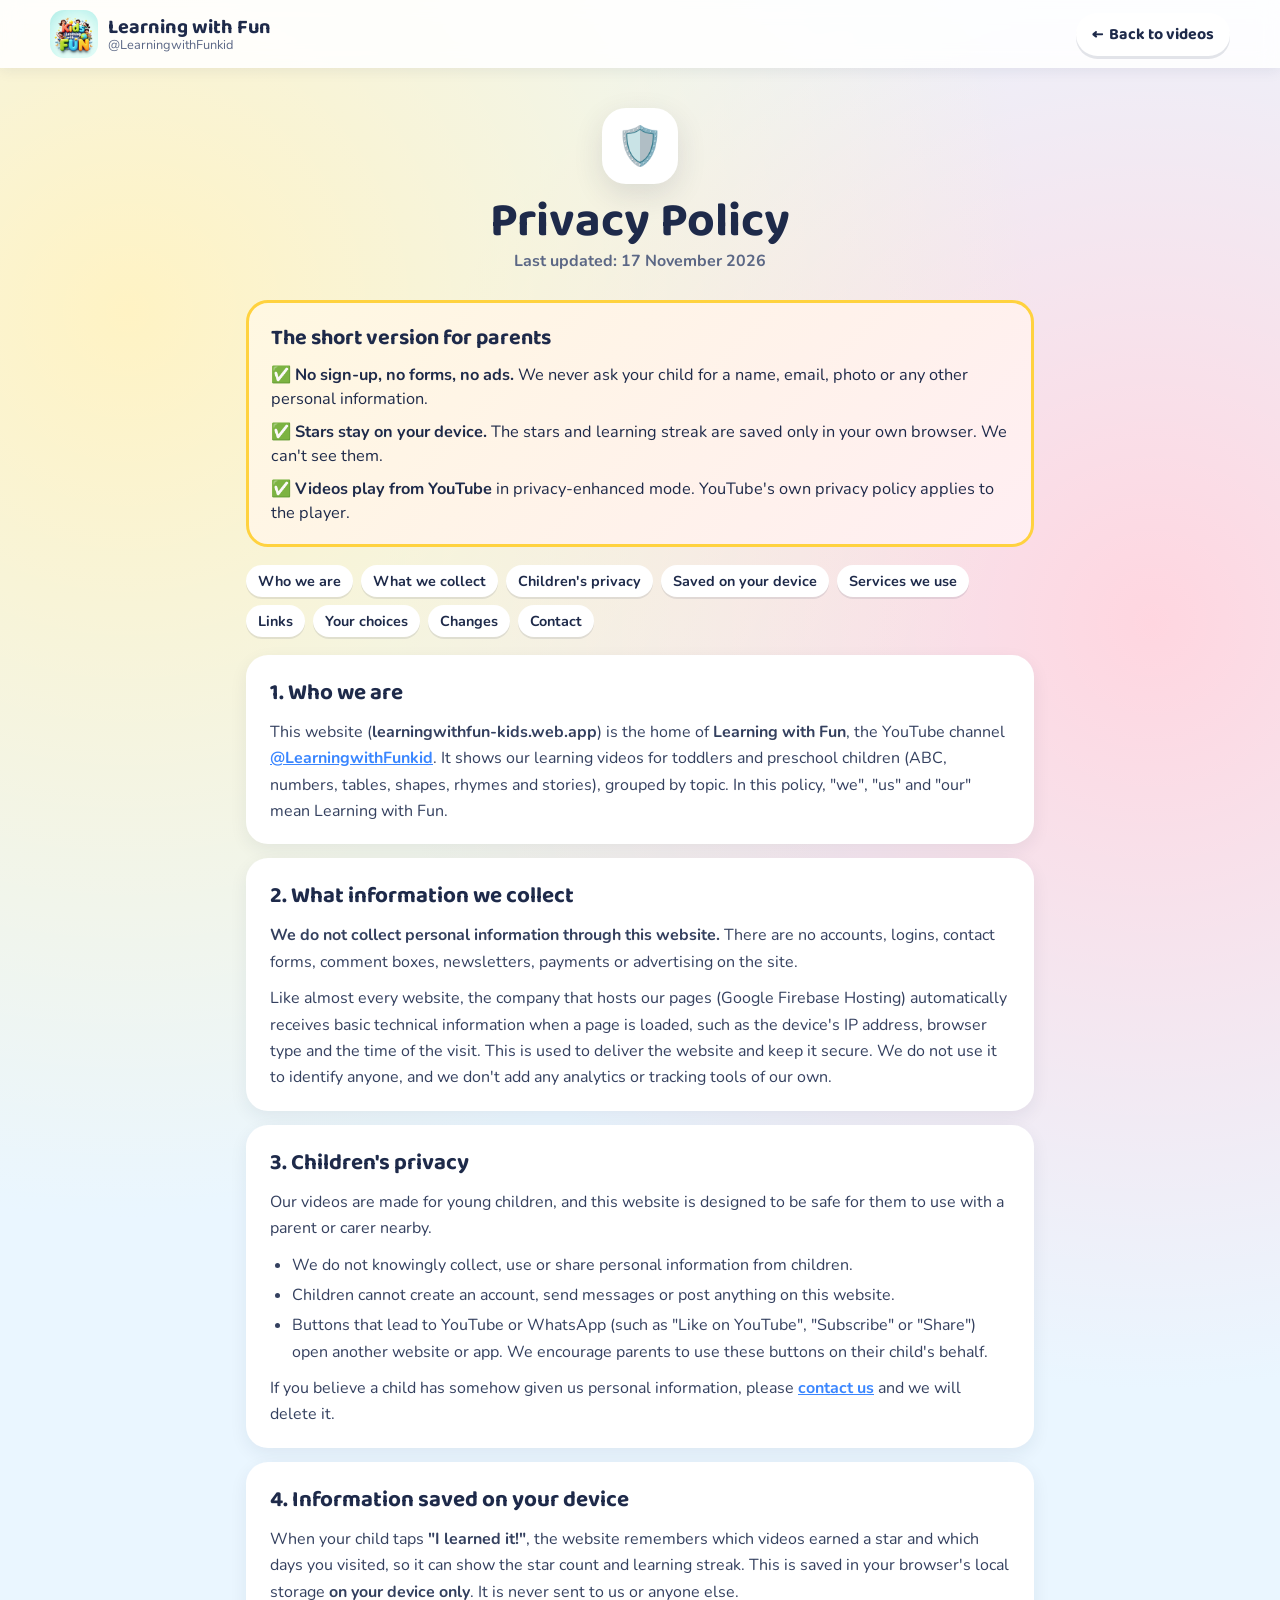
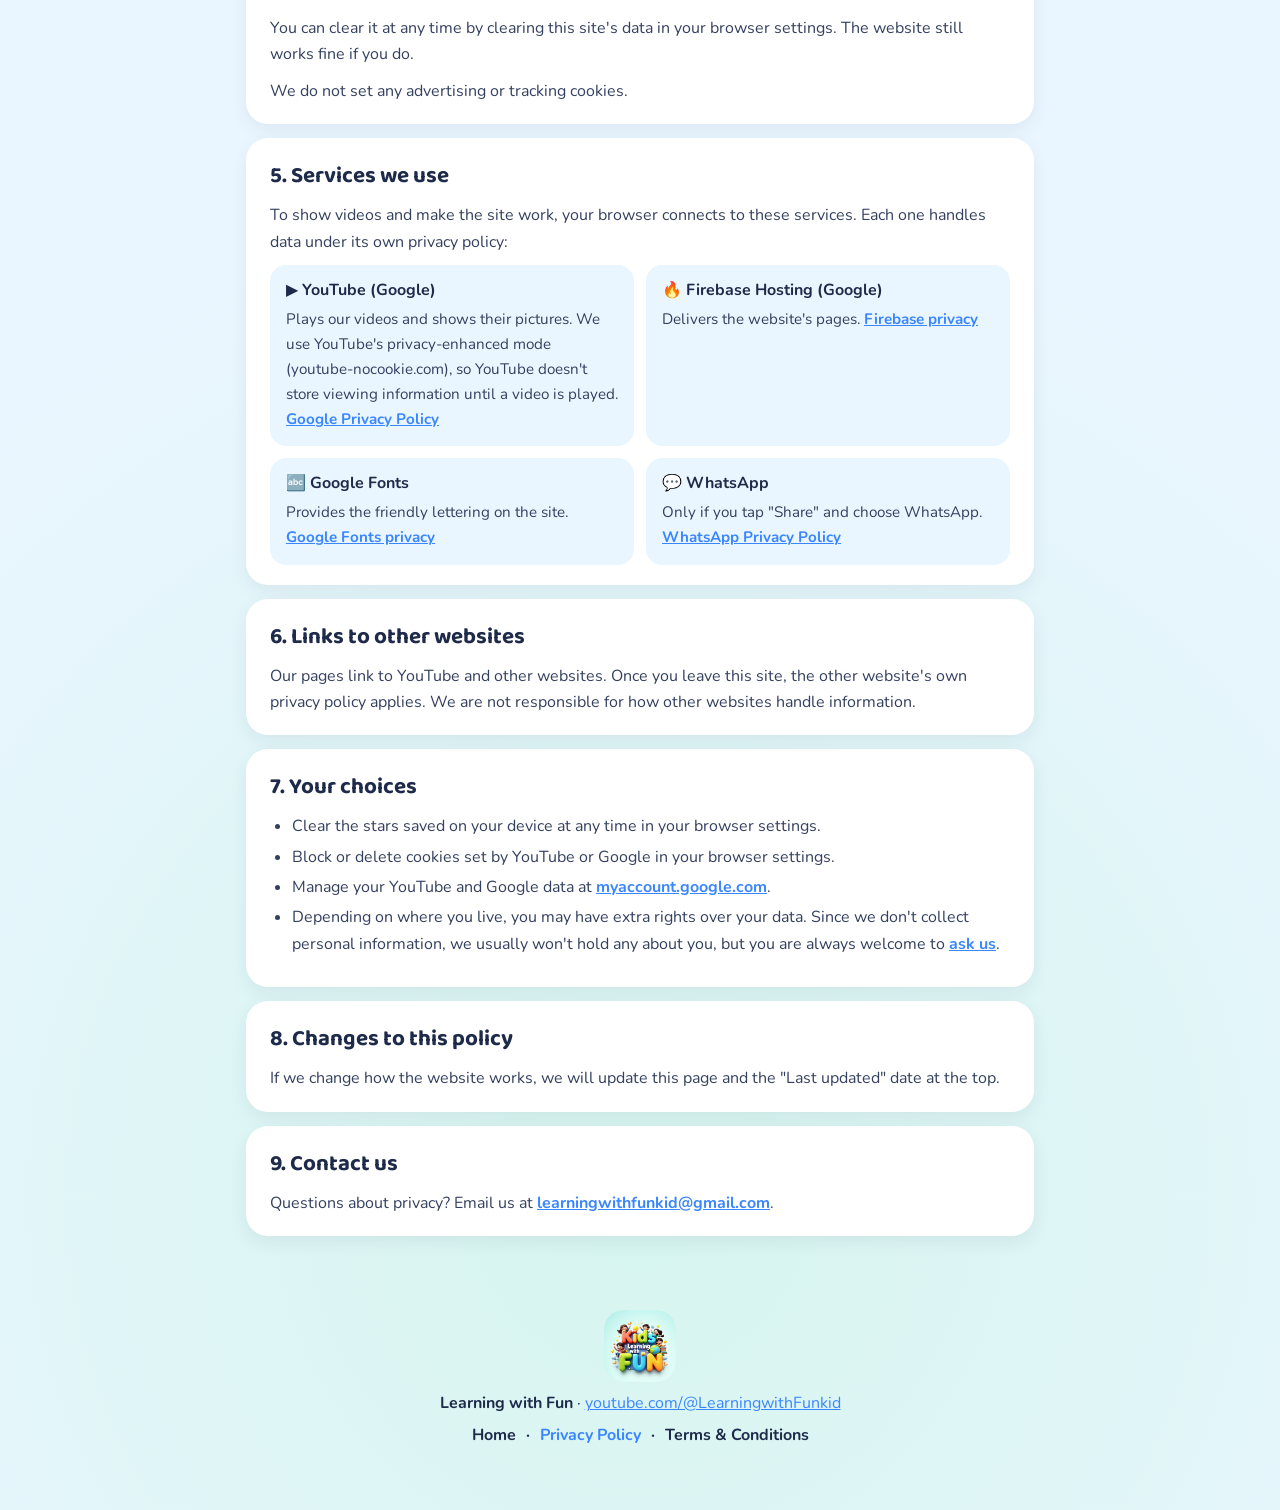
<file: privacy.html>
<!doctype html>
<html lang="en">
<head>
<meta charset="utf-8">
<meta name="viewport" content="width=device-width, initial-scale=1">
<title>Privacy Policy · Learning with Fun</title>
<meta name="description" content="How the Learning with Fun website handles information. No sign-up, no forms, no ads, and no personal information collected from children.">
<link rel="icon" href="assets/logo.jpg?v=2">
<link rel="preconnect" href="https://fonts.googleapis.com">
<link rel="preconnect" href="https://fonts.gstatic.com" crossorigin>
<link href="https://fonts.googleapis.com/css2?family=Baloo+2:wght@500;700;800&family=Nunito:wght@400;600;800&display=swap" rel="stylesheet">
<link rel="stylesheet" href="styles.css?v=12">
</head>
<body class="legal-page">

<header class="topbar">
  <a class="brand" href="index.html">
    <img src="assets/logo.jpg?v=2" alt="Learning with Fun logo">
    <span><b>Learning with Fun</b><small>@LearningwithFunkid</small></span>
  </a>
  <a class="btn btn-ghost back-btn" href="index.html">← <span class="sub-text">Back to videos</span></a>
</header>

<main class="legal">
  <div class="legal-hero">
    <span class="legal-icon">🛡️</span>
    <h1>Privacy Policy</h1>
    <p class="legal-date">Last updated: 17 November 2026</p>
  </div>

  <div class="legal-summary">
    <h2>The short version for parents</h2>
    <ul>
      <li>✅ <b>No sign-up, no forms, no ads.</b> We never ask your child for a name, email, photo or any other personal information.</li>
      <li>✅ <b>Stars stay on your device.</b> The stars and learning streak are saved only in your own browser. We can't see them.</li>
      <li>✅ <b>Videos play from YouTube</b> in privacy-enhanced mode. YouTube's own privacy policy applies to the player.</li>
    </ul>
  </div>

  <nav class="legal-toc" aria-label="On this page">
    <a href="#who">Who we are</a>
    <a href="#collect">What we collect</a>
    <a href="#children">Children's privacy</a>
    <a href="#device">Saved on your device</a>
    <a href="#others">Services we use</a>
    <a href="#links">Links</a>
    <a href="#rights">Your choices</a>
    <a href="#changes">Changes</a>
    <a href="#contact">Contact</a>
  </nav>

  <section id="who">
    <h2>1. Who we are</h2>
    <p>This website (<b>learningwithfun-kids.web.app</b>) is the home of <b>Learning with Fun</b>, the YouTube channel
      <a href="https://www.youtube.com/@LearningwithFunkid" target="_blank" rel="noopener">@LearningwithFunkid</a>. It shows our
      learning videos for toddlers and preschool children (ABC, numbers, tables, shapes, rhymes and stories), grouped by topic.
      In this policy, "we", "us" and "our" mean Learning with Fun.</p>
  </section>

  <section id="collect">
    <h2>2. What information we collect</h2>
    <p><b>We do not collect personal information through this website.</b> There are no accounts, logins, contact forms,
      comment boxes, newsletters, payments or advertising on the site.</p>
    <p>Like almost every website, the company that hosts our pages (Google Firebase Hosting) automatically receives basic
      technical information when a page is loaded, such as the device's IP address, browser type and the time of the visit.
      This is used to deliver the website and keep it secure. We do not use it to identify anyone, and we don't add any
      analytics or tracking tools of our own.</p>
  </section>

  <section id="children">
    <h2>3. Children's privacy</h2>
    <p>Our videos are made for young children, and this website is designed to be safe for them to use with a parent or
      carer nearby.</p>
    <ul>
      <li>We do not knowingly collect, use or share personal information from children.</li>
      <li>Children cannot create an account, send messages or post anything on this website.</li>
      <li>Buttons that lead to YouTube or WhatsApp (such as "Like on YouTube", "Subscribe" or "Share") open another website
        or app. We encourage parents to use these buttons on their child's behalf.</li>
    </ul>
    <p>If you believe a child has somehow given us personal information, please <a href="#contact">contact us</a> and we will
      delete it.</p>
  </section>

  <section id="device">
    <h2>4. Information saved on your device</h2>
    <p>When your child taps <b>"I learned it!"</b>, the website remembers which videos earned a star and which days you
      visited, so it can show the star count and learning streak. This is saved in your browser's local storage
      <b>on your device only</b>. It is never sent to us or anyone else.</p>
    <p>You can clear it at any time by clearing this site's data in your browser settings. The website still works fine if
      you do.</p>
    <p>We do not set any advertising or tracking cookies.</p>
  </section>

  <section id="others">
    <h2>5. Services we use</h2>
    <p>To show videos and make the site work, your browser connects to these services. Each one handles data under its own
      privacy policy:</p>
    <div class="legal-cards">
      <div><b>▶️ YouTube (Google)</b><p>Plays our videos and shows their pictures. We use YouTube's privacy-enhanced mode
        (youtube-nocookie.com), so YouTube doesn't store viewing information until a video is played.
        <a href="https://policies.google.com/privacy" target="_blank" rel="noopener">Google Privacy Policy</a></p></div>
      <div><b>🔥 Firebase Hosting (Google)</b><p>Delivers the website's pages.
        <a href="https://firebase.google.com/support/privacy" target="_blank" rel="noopener">Firebase privacy</a></p></div>
      <div><b>🔤 Google Fonts</b><p>Provides the friendly lettering on the site.
        <a href="https://developers.google.com/fonts/faq/privacy" target="_blank" rel="noopener">Google Fonts privacy</a></p></div>
      <div><b>💬 WhatsApp</b><p>Only if you tap "Share" and choose WhatsApp.
        <a href="https://www.whatsapp.com/legal/privacy-policy" target="_blank" rel="noopener">WhatsApp Privacy Policy</a></p></div>
    </div>
  </section>

  <section id="links">
    <h2>6. Links to other websites</h2>
    <p>Our pages link to YouTube and other websites. Once you leave this site, the other website's own privacy policy
      applies. We are not responsible for how other websites handle information.</p>
  </section>

  <section id="rights">
    <h2>7. Your choices</h2>
    <ul>
      <li>Clear the stars saved on your device at any time in your browser settings.</li>
      <li>Block or delete cookies set by YouTube or Google in your browser settings.</li>
      <li>Manage your YouTube and Google data at <a href="https://myaccount.google.com" target="_blank" rel="noopener">myaccount.google.com</a>.</li>
      <li>Depending on where you live, you may have extra rights over your data. Since we don't collect personal information,
        we usually won't hold any about you, but you are always welcome to <a href="#contact">ask us</a>.</li>
    </ul>
  </section>

  <section id="changes">
    <h2>8. Changes to this policy</h2>
    <p>If we change how the website works, we will update this page and the "Last updated" date at the top.</p>
  </section>

  <section id="contact">
    <h2>9. Contact us</h2>
    <p>Questions about privacy? Email us at
      <a href="mailto:learningwithfunkid@gmail.com">learningwithfunkid@gmail.com</a>.</p>
  </section>
</main>

<footer class="footer">
  <img src="assets/logo.jpg?v=2" alt="">
  <p><b>Learning with Fun</b> · <a href="https://www.youtube.com/@LearningwithFunkid" target="_blank" rel="noopener">youtube.com/@LearningwithFunkid</a></p>
  <p class="footer-links"><a href="index.html">Home</a> · <a href="privacy.html" aria-current="page">Privacy Policy</a> · <a href="terms.html">Terms &amp; Conditions</a></p>
</footer>
</body>
</html>
</file>
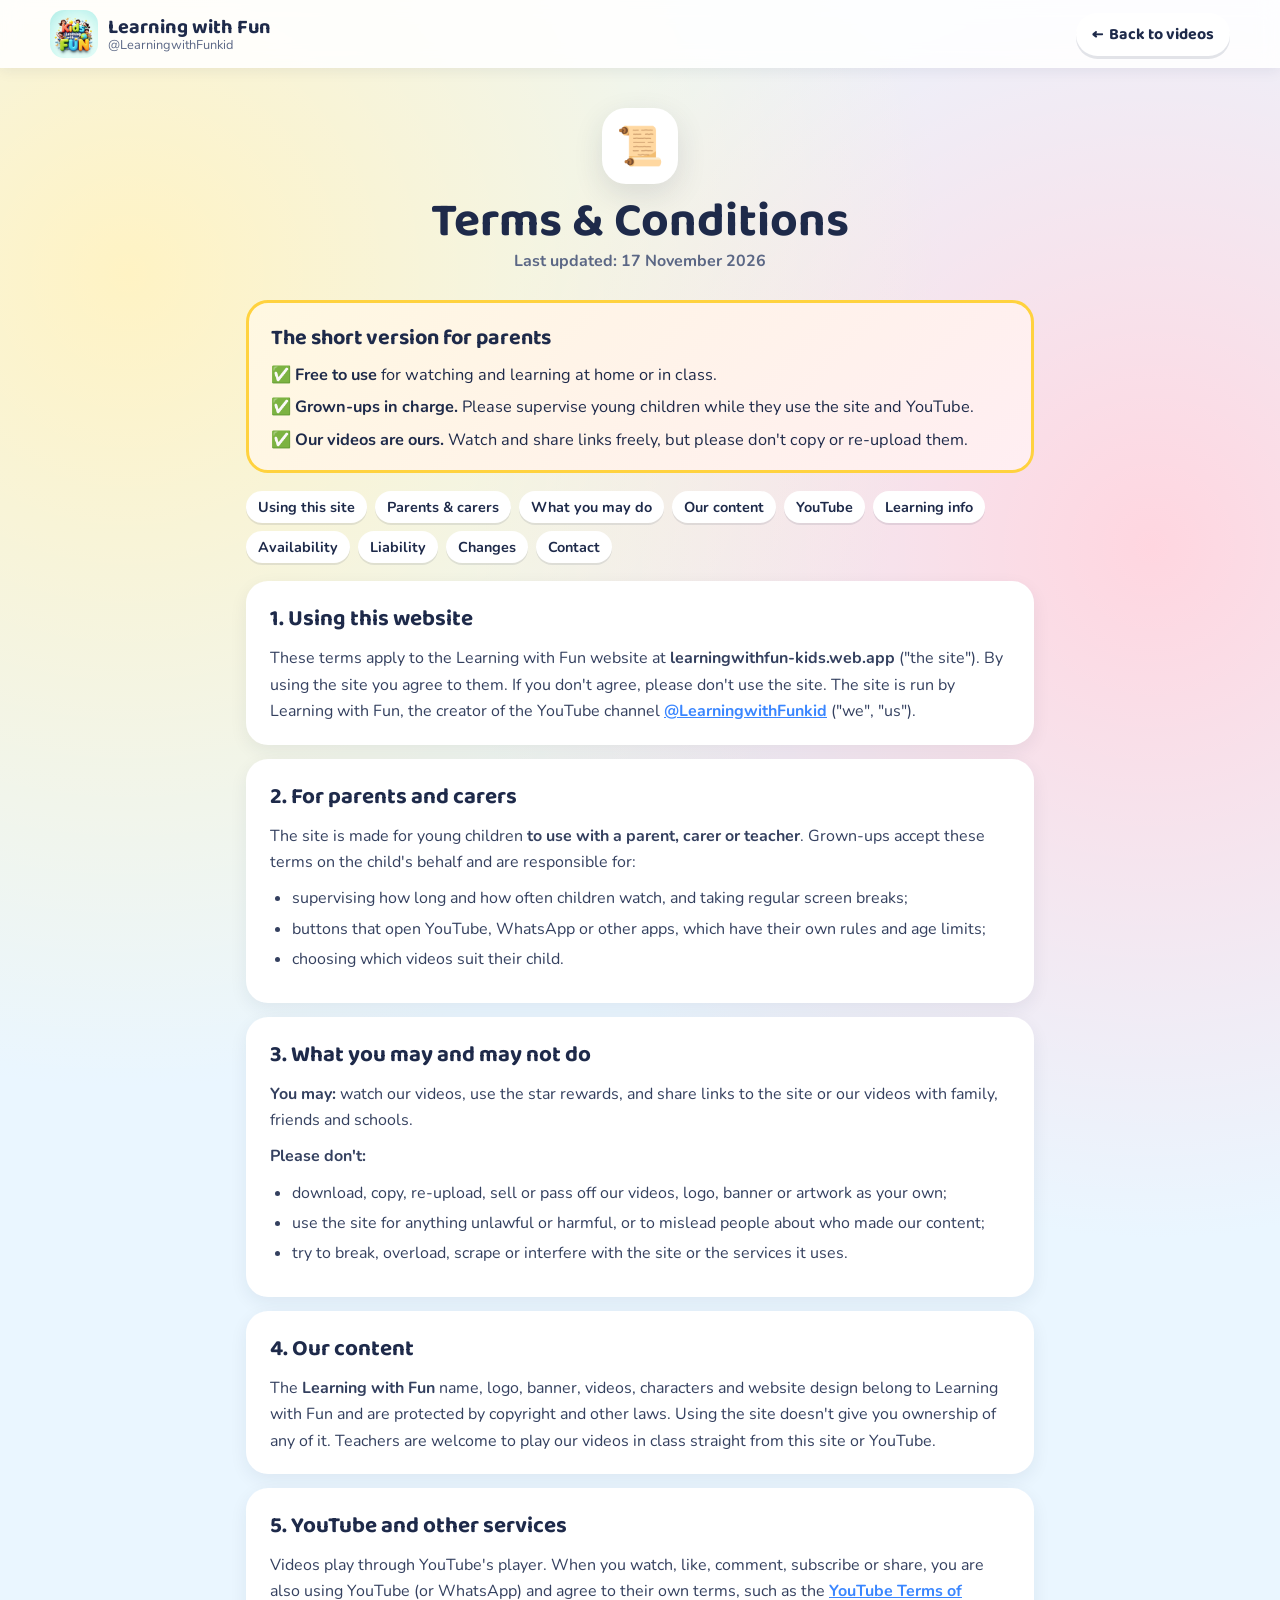
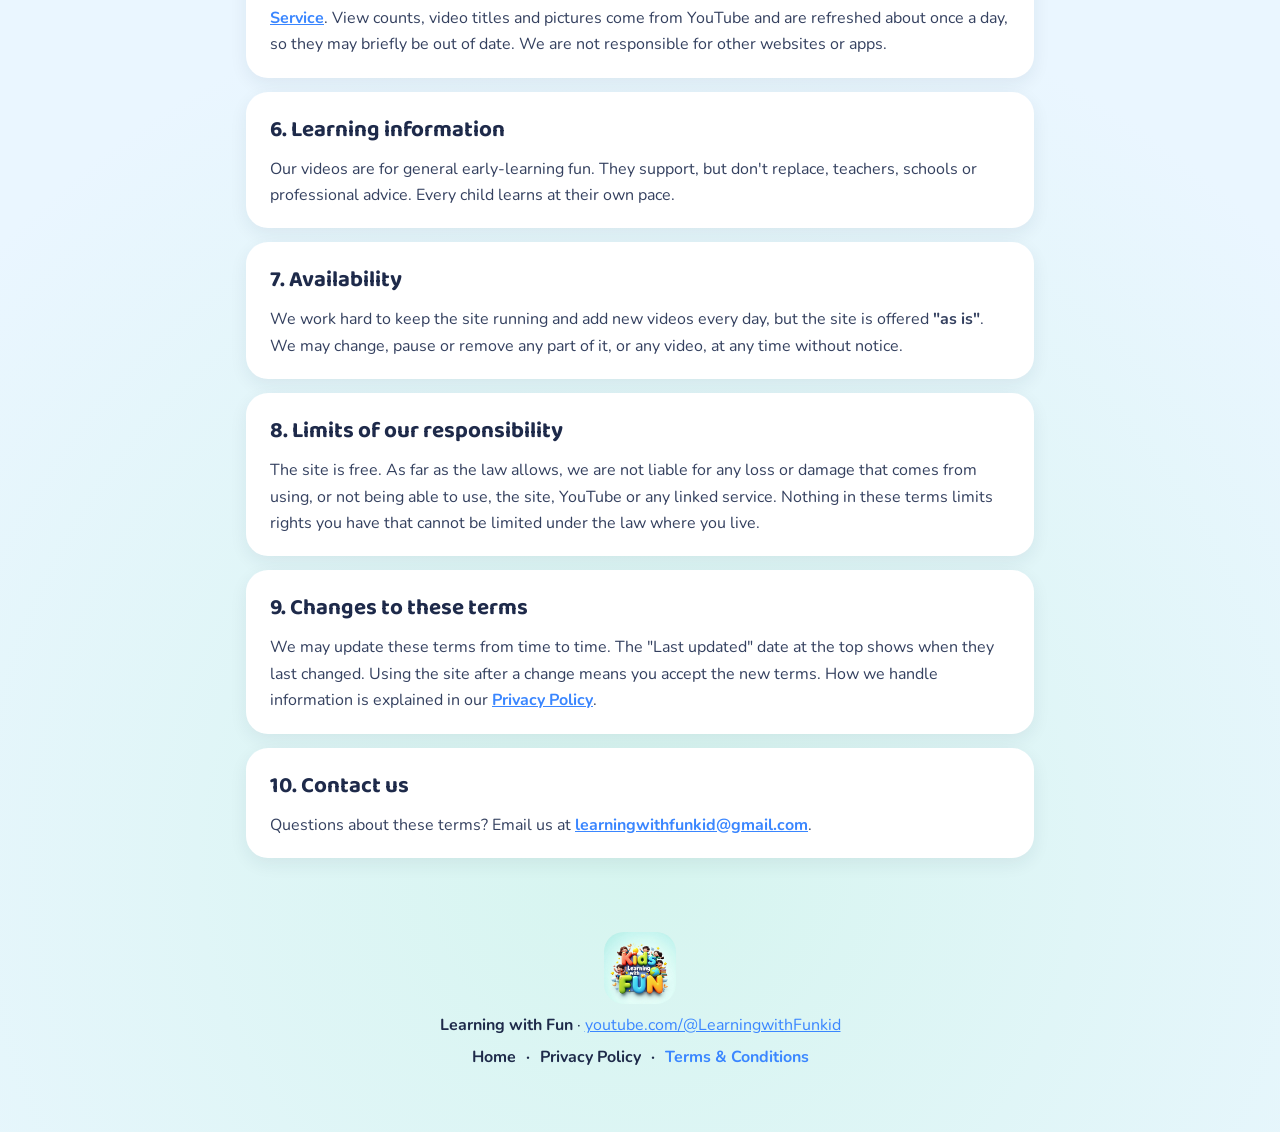
<file: terms.html>
<!doctype html>
<html lang="en">
<head>
<meta charset="utf-8">
<meta name="viewport" content="width=device-width, initial-scale=1">
<title>Terms &amp; Conditions · Learning with Fun</title>
<meta name="description" content="The simple rules for using the Learning with Fun kids learning website.">
<link rel="icon" href="assets/logo.jpg?v=2">
<link rel="preconnect" href="https://fonts.googleapis.com">
<link rel="preconnect" href="https://fonts.gstatic.com" crossorigin>
<link href="https://fonts.googleapis.com/css2?family=Baloo+2:wght@500;700;800&family=Nunito:wght@400;600;800&display=swap" rel="stylesheet">
<link rel="stylesheet" href="styles.css?v=12">
</head>
<body class="legal-page">

<header class="topbar">
  <a class="brand" href="index.html">
    <img src="assets/logo.jpg?v=2" alt="Learning with Fun logo">
    <span><b>Learning with Fun</b><small>@LearningwithFunkid</small></span>
  </a>
  <a class="btn btn-ghost back-btn" href="index.html">← <span class="sub-text">Back to videos</span></a>
</header>

<main class="legal">
  <div class="legal-hero">
    <span class="legal-icon">📜</span>
    <h1>Terms &amp; Conditions</h1>
    <p class="legal-date">Last updated: 17 November 2026</p>
  </div>

  <div class="legal-summary">
    <h2>The short version for parents</h2>
    <ul>
      <li>✅ <b>Free to use</b> for watching and learning at home or in class.</li>
      <li>✅ <b>Grown-ups in charge.</b> Please supervise young children while they use the site and YouTube.</li>
      <li>✅ <b>Our videos are ours.</b> Watch and share links freely, but please don't copy or re-upload them.</li>
    </ul>
  </div>

  <nav class="legal-toc" aria-label="On this page">
    <a href="#accept">Using this site</a>
    <a href="#parents">Parents &amp; carers</a>
    <a href="#use">What you may do</a>
    <a href="#content">Our content</a>
    <a href="#youtube">YouTube</a>
    <a href="#education">Learning info</a>
    <a href="#availability">Availability</a>
    <a href="#liability">Liability</a>
    <a href="#changes">Changes</a>
    <a href="#contact">Contact</a>
  </nav>

  <section id="accept">
    <h2>1. Using this website</h2>
    <p>These terms apply to the Learning with Fun website at <b>learningwithfun-kids.web.app</b> ("the site"). By using the
      site you agree to them. If you don't agree, please don't use the site. The site is run by Learning with Fun, the
      creator of the YouTube channel
      <a href="https://www.youtube.com/@LearningwithFunkid" target="_blank" rel="noopener">@LearningwithFunkid</a>
      ("we", "us").</p>
  </section>

  <section id="parents">
    <h2>2. For parents and carers</h2>
    <p>The site is made for young children <b>to use with a parent, carer or teacher</b>. Grown-ups accept these terms on
      the child's behalf and are responsible for:</p>
    <ul>
      <li>supervising how long and how often children watch, and taking regular screen breaks;</li>
      <li>buttons that open YouTube, WhatsApp or other apps, which have their own rules and age limits;</li>
      <li>choosing which videos suit their child.</li>
    </ul>
  </section>

  <section id="use">
    <h2>3. What you may and may not do</h2>
    <p><b>You may:</b> watch our videos, use the star rewards, and share links to the site or our videos with family,
      friends and schools.</p>
    <p><b>Please don't:</b></p>
    <ul>
      <li>download, copy, re-upload, sell or pass off our videos, logo, banner or artwork as your own;</li>
      <li>use the site for anything unlawful or harmful, or to mislead people about who made our content;</li>
      <li>try to break, overload, scrape or interfere with the site or the services it uses.</li>
    </ul>
  </section>

  <section id="content">
    <h2>4. Our content</h2>
    <p>The <b>Learning with Fun</b> name, logo, banner, videos, characters and website design belong to Learning with Fun
      and are protected by copyright and other laws. Using the site doesn't give you ownership of any of it. Teachers are
      welcome to play our videos in class straight from this site or YouTube.</p>
  </section>

  <section id="youtube">
    <h2>5. YouTube and other services</h2>
    <p>Videos play through YouTube's player. When you watch, like, comment, subscribe or share, you are also using YouTube
      (or WhatsApp) and agree to their own terms, such as the
      <a href="https://www.youtube.com/t/terms" target="_blank" rel="noopener">YouTube Terms of Service</a>.
      View counts, video titles and pictures come from YouTube and are refreshed about once a day, so they may briefly be
      out of date. We are not responsible for other websites or apps.</p>
  </section>

  <section id="education">
    <h2>6. Learning information</h2>
    <p>Our videos are for general early-learning fun. They support, but don't replace, teachers, schools or professional
      advice. Every child learns at their own pace.</p>
  </section>

  <section id="availability">
    <h2>7. Availability</h2>
    <p>We work hard to keep the site running and add new videos every day, but the site is offered <b>"as is"</b>. We may
      change, pause or remove any part of it, or any video, at any time without notice.</p>
  </section>

  <section id="liability">
    <h2>8. Limits of our responsibility</h2>
    <p>The site is free. As far as the law allows, we are not liable for any loss or damage that comes from using, or
      not being able to use, the site, YouTube or any linked service. Nothing in these terms limits rights you have that
      cannot be limited under the law where you live.</p>
  </section>

  <section id="changes">
    <h2>9. Changes to these terms</h2>
    <p>We may update these terms from time to time. The "Last updated" date at the top shows when they last changed.
      Using the site after a change means you accept the new terms. How we handle information is explained in our
      <a href="privacy.html">Privacy Policy</a>.</p>
  </section>

  <section id="contact">
    <h2>10. Contact us</h2>
    <p>Questions about these terms? Email us at
      <a href="mailto:learningwithfunkid@gmail.com">learningwithfunkid@gmail.com</a>.</p>
  </section>
</main>

<footer class="footer">
  <img src="assets/logo.jpg?v=2" alt="">
  <p><b>Learning with Fun</b> · <a href="https://www.youtube.com/@LearningwithFunkid" target="_blank" rel="noopener">youtube.com/@LearningwithFunkid</a></p>
  <p class="footer-links"><a href="index.html">Home</a> · <a href="privacy.html">Privacy Policy</a> · <a href="terms.html" aria-current="page">Terms &amp; Conditions</a></p>
</footer>
</body>
</html>
</file>
<file: styles.css>
:root {
  --sky: #eaf6ff;
  --ink: #1e2a4a;
  --muted: #5b6785;
  --card: #ffffff;
  --red: #ff4d6d;
  --orange: #ff9f1c;
  --yellow: #ffd23f;
  --green: #2ec4b6;
  --blue: #3a86ff;
  --purple: #8338ec;
  --shadow: 0 10px 30px rgba(30, 42, 74, .12);
  --radius: 22px;
}
* { box-sizing: border-box; }
html { scroll-behavior: smooth; }
body {
  margin: 0;
  font-family: 'Nunito', system-ui, sans-serif;
  color: var(--ink);
  background:
    radial-gradient(circle at 10% 10%, #fff3c4 0, transparent 30%),
    radial-gradient(circle at 90% 20%, #ffd6e0 0, transparent 28%),
    radial-gradient(circle at 50% 90%, #d6f5ef 0, transparent 35%),
    var(--sky);
  min-height: 100vh;
}
h1, h2, h3, .brand b, .btn { font-family: 'Baloo 2', 'Nunito', sans-serif; }
a { color: var(--blue); }
img { max-width: 100%; display: block; }

/* Top bar */
.topbar {
  position: sticky; top: 0; z-index: 20;
  display: flex; align-items: center; gap: 16px;
  padding: 10px max(16px, calc((100% - 1180px) / 2));
  background: rgba(255, 255, 255, .88);
  backdrop-filter: blur(10px);
  box-shadow: 0 2px 14px rgba(30, 42, 74, .08);
}
.brand { display: flex; align-items: center; gap: 10px; text-decoration: none; color: var(--ink); }
.brand img { width: 48px; height: 48px; border-radius: 14px; object-fit: cover; }
.brand span { display: flex; flex-direction: column; line-height: 1.1; }
.brand b { font-size: 1.25rem; }
.brand small { color: var(--muted); font-size: .8rem; }
.nav { display: flex; gap: 6px; margin-left: auto; }
.nav a { text-decoration: none; color: var(--ink); font-weight: 800; padding: 8px 12px; border-radius: 999px; }
.nav a:hover { background: var(--sky); }

.btn {
  display: inline-flex; align-items: center; justify-content: center; gap: 6px;
  border: 0; cursor: pointer; text-decoration: none;
  font-size: 1.05rem; font-weight: 700;
  padding: 10px 18px; border-radius: 999px;
  color: #fff; background: var(--blue);
  box-shadow: 0 4px 0 rgba(0, 0, 0, .15);
  transition: transform .15s;
}
.btn:hover { transform: translateY(-2px); }
.btn:active { transform: translateY(1px); box-shadow: none; }
.btn-sub { background: #ff0033; white-space: nowrap; }
.btn-big { background: linear-gradient(135deg, var(--orange), var(--red)); font-size: 1.2rem; padding: 14px 24px; }
.btn-ghost { background: #fff; color: var(--ink); }
.btn-star { background: linear-gradient(135deg, var(--yellow), var(--orange)); color: var(--ink); }

main { max-width: 1180px; margin: 0 auto; padding: 0 16px; }

/* Hero */
.hero { display: grid; grid-template-columns: 1.2fr 1fr; gap: 32px; align-items: center; padding: 48px 0 24px; }
.pill { display: inline-block; background: #fff; padding: 6px 14px; border-radius: 999px; font-weight: 800; box-shadow: var(--shadow); margin: 0; }
h1 { font-size: clamp(2.3rem, 6vw, 4rem); line-height: 1; margin: 16px 0 12px; }
.rainbow {
  background: linear-gradient(90deg, var(--red), var(--orange), var(--yellow), var(--green), var(--blue), var(--purple));
  -webkit-background-clip: text; background-clip: text; color: transparent;
}
.lead { font-size: 1.15rem; color: var(--muted); max-width: 34em; }
.hero-cta { display: flex; flex-wrap: wrap; gap: 12px; margin: 20px 0; }
.stars-box {
  display: inline-flex; align-items: center; gap: 14px;
  background: #fff; padding: 12px 18px; border-radius: var(--radius); box-shadow: var(--shadow); font-weight: 700;
}
.stars-box small { color: var(--muted); font-weight: 600; }
.stars-count {
  font-family: 'Baloo 2'; font-size: 2rem; font-weight: 800; min-width: 56px; height: 56px;
  display: grid; place-items: center; border-radius: 50%;
  background: radial-gradient(circle, var(--yellow), var(--orange)); color: #fff; text-shadow: 0 2px 0 rgba(0,0,0,.15);
}
.stars-box.pop .stars-count { animation: pop .6s; }
@keyframes pop { 50% { transform: scale(1.35) rotate(-10deg); } }

.hero-art { position: relative; }
.hero-art img { display: block; width: 100%; height: auto; aspect-ratio: 1472 / 832; object-fit: contain; border-radius: 28px; box-shadow: var(--shadow); background: #fff; animation: bob 5s ease-in-out infinite; }
.float {
  position: absolute; font-family: 'Baloo 2'; font-weight: 800; font-size: 2.2rem;
  width: 64px; height: 64px; display: grid; place-items: center; border-radius: 18px; color: #fff;
  box-shadow: var(--shadow); animation: bob 4s ease-in-out infinite;
}
.f1 { background: var(--red); top: -14px; left: -14px; }
.f2 { background: var(--blue); top: -14px; right: -14px; animation-delay: -1s; }
.f3 { background: var(--yellow); bottom: -14px; left: -14px; animation-delay: -2s; }
.f4 { display: none; }
.f5 { background: var(--purple); bottom: -14px; right: -14px; animation-delay: -1.5s; }
@keyframes bob { 50% { transform: translateY(-10px); } }

/* Sections */
.section { padding: 36px 0; }
.section-head h2 { font-size: clamp(1.7rem, 4vw, 2.4rem); margin: 0; }
.section-head p { color: var(--muted); margin: 4px 0 20px; font-size: 1.05rem; }

.today {
  display: grid; grid-template-columns: 1.6fr 1fr; gap: 24px;
  background: #fff; border-radius: var(--radius); box-shadow: var(--shadow); padding: 18px;
}
.today .player { border-radius: 16px; overflow: hidden; }
.today-info { display: flex; flex-direction: column; gap: 12px; justify-content: center; }
.today-info h3 { font-size: 1.5rem; margin: 0; line-height: 1.2; }
.badge { display: inline-block; font-weight: 800; font-size: .85rem; padding: 4px 10px; border-radius: 999px; background: var(--sky); color: var(--ink); }
.badge.new { background: var(--red); color: #fff; animation: pulse 1.6s infinite; }
@keyframes pulse { 50% { box-shadow: 0 0 0 8px rgba(255, 77, 109, .2); } }
.ask {
  background: #fff8e1; border-left: 6px solid var(--yellow); padding: 12px 14px; border-radius: 12px; font-weight: 700;
}
.today-actions { display: flex; flex-wrap: wrap; gap: 10px; }

.player { position: relative; aspect-ratio: 16 / 9; background: #000; }
.player iframe { position: absolute; inset: 0; width: 100%; height: 100%; border: 0; }

/* Shorts row */
.loved { position: relative; }
.shorts-row { display: grid; grid-auto-flow: column; grid-auto-columns: 200px; gap: 18px; overflow-x: auto; padding: 6px 4px 18px; scroll-snap-type: x mandatory; }
.short {
  scroll-snap-align: start; position: relative; background: #fff; border: 0; padding: 0; cursor: pointer; text-align: left;
  border-radius: var(--radius); overflow: hidden; box-shadow: var(--shadow); transition: transform .2s; font: inherit; color: inherit;
}
.short:hover { transform: translateY(-6px) rotate(-1deg); }
.short img { width: 100%; aspect-ratio: 9 / 16; object-fit: cover; }
.short .rank {
  position: absolute; top: 10px; left: 10px; background: var(--yellow); color: var(--ink);
  font-family: 'Baloo 2'; font-weight: 800; padding: 2px 10px; border-radius: 999px;
}
.short .views {
  position: absolute; top: 10px; right: 10px; background: rgba(0,0,0,.65); color: #fff;
  font-weight: 800; font-size: .8rem; padding: 3px 9px; border-radius: 999px;
}
.short .cap { padding: 10px 12px 14px; font-weight: 800; font-size: .92rem; line-height: 1.25; }
.short .cap small { display: block; color: var(--red); font-weight: 800; margin-top: 4px; }

/* Tabs + grid */
.tabs { display: flex; flex-wrap: wrap; gap: 10px; margin-bottom: 22px; }
.tab {
  border: 0; cursor: pointer; font: 800 1rem 'Nunito'; padding: 10px 16px; border-radius: 999px;
  background: #fff; color: var(--ink); box-shadow: 0 3px 0 rgba(30,42,74,.12);
}
.tab[aria-selected="true"] { background: var(--ink); color: #fff; }
.tab .n { opacity: .6; margin-left: 4px; }
.grid { display: grid; grid-template-columns: repeat(auto-fill, minmax(260px, 1fr)); gap: 20px; }
.card {
  background: #fff; border: 0; padding: 0; text-align: left; cursor: pointer; font: inherit; color: inherit;
  border-radius: var(--radius); overflow: hidden; box-shadow: var(--shadow); transition: transform .2s;
}
.card:hover { transform: translateY(-5px); }
.thumb { position: relative; }
.thumb img { width: 100%; aspect-ratio: 16 / 9; object-fit: cover; }
.thumb .dur { position: absolute; right: 8px; bottom: 8px; background: rgba(0,0,0,.75); color: #fff; font-weight: 800; font-size: .8rem; padding: 2px 8px; border-radius: 8px; }
.thumb .done { position: absolute; left: 8px; top: 8px; background: var(--yellow); padding: 2px 10px; border-radius: 999px; font-weight: 800; font-size: .8rem; }
.card .body { padding: 12px 14px 16px; }
.card h3 { font-size: 1.05rem; margin: 6px 0 4px; line-height: 1.25; }
.card .meta { color: var(--muted); font-size: .88rem; font-weight: 600; }
.empty {
  grid-column: 1 / -1; background: #fff; border-radius: var(--radius); padding: 36px 20px; text-align: center; box-shadow: var(--shadow);
}
.empty .big { font-size: 3rem; }
.empty p { color: var(--muted); }

/* Parents */
.tips { display: grid; grid-template-columns: repeat(4, 1fr); gap: 16px; }
.tip { background: #fff; border-radius: var(--radius); padding: 18px; box-shadow: var(--shadow); }
.tip span { font-size: 2rem; }
.tip h3 { margin: 6px 0 4px; }
.tip p { margin: 0; color: var(--muted); }
.engage {
  margin-top: 28px; padding: 24px; border-radius: 28px; color: #fff;
  background: linear-gradient(135deg, var(--purple), var(--blue));
}
.engage h3 { margin: 0 0 16px; font-size: 1.5rem; }
.engage-grid { display: grid; grid-template-columns: repeat(4, 1fr); gap: 14px; }
.engage-card {
  display: flex; flex-direction: column; gap: 4px; text-decoration: none; text-align: left; cursor: pointer;
  background: rgba(255,255,255,.16); border: 2px solid rgba(255,255,255,.3); color: #fff; font: inherit;
  border-radius: 18px; padding: 16px; transition: background .2s;
}
.engage-card:hover { background: rgba(255,255,255,.28); }
.engage-card span { font-size: 1.8rem; }
.engage-card b { font-family: 'Baloo 2'; font-size: 1.1rem; }
.engage-card small { opacity: .9; }
.why { display: grid; grid-template-columns: repeat(4, 1fr); gap: 16px; margin-top: 28px; }
.why div { background: rgba(255,255,255,.7); border-radius: 18px; padding: 16px; }
.why p { margin: 4px 0 0; color: var(--muted); }

.footer { text-align: center; padding: 40px 16px 60px; }
.footer img { width: 72px; height: 72px; border-radius: 20px; margin: 0 auto 10px; object-fit: cover; }
.footer p { margin: 4px 0; }
.muted { color: var(--muted); font-size: .9rem; }

/* Modal */
.modal { position: fixed; inset: 0; z-index: 50; background: rgba(15, 20, 40, .75); display: grid; place-items: center; padding: 16px; }
.modal[hidden] { display: none; }
.modal-card { position: relative; width: min(900px, 100%); background: #fff; border-radius: var(--radius); overflow: hidden; }
.modal-card.vertical { width: min(380px, 100%); }
.modal-card.vertical .player { aspect-ratio: 9 / 16; max-height: 70vh; }
.modal-close {
  position: absolute; top: 8px; right: 8px; z-index: 2; width: 40px; height: 40px; border-radius: 50%;
  border: 0; background: #fff; font-size: 1.1rem; cursor: pointer; box-shadow: var(--shadow);
}
.modal-foot { padding: 14px 18px 18px; }
.modal-foot h3 { margin: 0 0 10px; }
.modal-actions { display: flex; flex-wrap: wrap; gap: 10px; }

.toast {
  position: fixed; left: 50%; bottom: 24px; transform: translateX(-50%); z-index: 60;
  background: var(--ink); color: #fff; padding: 12px 20px; border-radius: 999px; font-weight: 800; box-shadow: var(--shadow);
}

@media (max-width: 900px) {
  .nav { display: none; }
  .btn-sub { margin-left: auto; }
  .hero { grid-template-columns: 1fr; padding-top: 28px; }
  .hero-art { max-width: 560px; margin: 10px auto 0; }
  .today { grid-template-columns: 1fr; }
  .tips, .engage-grid, .why { grid-template-columns: 1fr 1fr; }
}
@media (max-width: 520px) {
  .brand small { display: none; }
  .brand b { font-size: 1.05rem; }
  .tips, .engage-grid, .why { grid-template-columns: 1fr; }
  .shorts-row { grid-auto-columns: 160px; }
  .float { width: 48px; height: 48px; font-size: 1.6rem; }
}
@media (prefers-reduced-motion: reduce) {
  *, *::before, *::after { animation: none !important; transition: none !important; }
}

/* Loved by Parents: sub-rows */
.sub-head { margin: 8px 0 12px; }
.sub-head h3 { font-size: 1.4rem; margin: 0; }
.sub-head p { color: var(--muted); margin: 2px 0 0; }
.videos-row + .sub-head, .shorts-row + .sub-head { margin-top: 26px; }
.videos-row { display: grid; grid-auto-flow: column; grid-auto-columns: 280px; gap: 18px; overflow-x: auto; padding: 6px 4px 18px; scroll-snap-type: x mandatory; }
.videos-row .card { scroll-snap-align: start; }
.thumb .rank, .short .rank {
  position: absolute; top: 10px; left: 10px; background: var(--yellow); color: var(--ink);
  font-family: 'Baloo 2'; font-weight: 800; padding: 2px 10px; border-radius: 999px;
}
.card.pop h3 { display: -webkit-box; -webkit-line-clamp: 2; -webkit-box-orient: vertical; overflow: hidden; }
.card .fav { color: var(--red); font-weight: 800; font-size: .9rem; margin-top: 4px; }
@media (max-width: 520px) { .videos-row { grid-auto-columns: 240px; } }

/* ================= Responsive ================= */
html, body { overflow-x: clip; }
.menu-btn { display: none; }
.nav a { white-space: nowrap; }
.modal-card { max-height: calc(100dvh - 32px); overflow-y: auto; }
.modal-card.vertical .player { max-height: min(70vh, 70dvh); margin: 0 auto; }

/* Bigger screens: use a bit more width */
@media (min-width: 1500px) {
  main { max-width: 1320px; }
  .topbar { padding-left: calc((100% - 1320px) / 2); padding-right: calc((100% - 1320px) / 2); }
}

/* Tablets & phones: menu button + dropdown */
@media (max-width: 900px) {
  .menu-btn {
    display: inline-flex; flex-direction: column; justify-content: center; gap: 5px;
    width: 46px; height: 46px; padding: 0 11px; border: 0; border-radius: 14px;
    background: var(--sky); cursor: pointer; flex: none;
  }
  .menu-btn span { display: block; height: 3px; border-radius: 3px; background: var(--ink); transition: transform .2s, opacity .2s; }
  .menu-btn.open span:nth-child(1) { transform: translateY(8px) rotate(45deg); }
  .menu-btn.open span:nth-child(2) { opacity: 0; }
  .menu-btn.open span:nth-child(3) { transform: translateY(-8px) rotate(-45deg); }
  .nav {
    display: flex; flex-direction: column; gap: 4px;
    position: absolute; top: 100%; left: 0; right: 0; margin: 0;
    padding: 10px 16px 16px; background: #fff;
    box-shadow: 0 14px 24px rgba(30, 42, 74, .14);
    transform: translateY(-8px); opacity: 0; visibility: hidden; pointer-events: none;
    transition: opacity .2s, transform .2s, visibility .2s;
  }
  .nav.open { transform: none; opacity: 1; visibility: visible; pointer-events: auto; }
  .nav a { padding: 14px 16px; font-size: 1.1rem; border-radius: 14px; }
  .nav a:hover, .nav a:active { background: var(--sky); }
  .btn-sub { margin-left: auto; }
  .topbar { gap: 10px; }
}

/* Phones */
@media (max-width: 640px) {
  .section { padding: 26px 0; }
  .hero { gap: 18px; padding: 20px 0 8px; }
  .hero-art { order: -1; max-width: 100%; margin: 14px 8px 4px; }
  .float { width: 40px; height: 40px; font-size: 1.3rem; border-radius: 12px; }
  .hero-cta { gap: 10px; }
  .hero-cta .btn { flex: 1 1 100%; }
  .stars-box { display: flex; }
  .lead { font-size: 1.05rem; }

  /* Topic buttons: one swipeable row instead of many lines */
  .tabs { flex-wrap: nowrap; overflow-x: auto; margin: 0 -16px 18px; padding: 4px 16px 10px; scroll-snap-type: x proximity; scrollbar-width: none; }
  .tabs::-webkit-scrollbar { display: none; }
  .tab { flex: none; scroll-snap-align: start; }

  .today { padding: 12px; gap: 14px; }
  .today-info h3 { font-size: 1.2rem; }
  .today-actions .btn { flex: 1 1 100%; }

  .tips, .why { grid-template-columns: 1fr 1fr; gap: 12px; }
  .tip { padding: 14px; }
  .tip span { font-size: 1.6rem; }
  .tip h3 { font-size: 1.05rem; }
  .tip p, .why p { font-size: .9rem; }
  .engage { padding: 18px 14px; border-radius: 22px; }
  .engage h3 { font-size: 1.2rem; }
  .engage-grid { grid-template-columns: 1fr 1fr; gap: 10px; }
  .engage-card { padding: 12px; }
  .engage-card span { font-size: 1.5rem; }
  .engage-card b { font-size: 1rem; line-height: 1.2; }
  .engage-card small { font-size: .8rem; }

  .shorts-row, .videos-row { margin: 0 -16px; padding-left: 16px; padding-right: 16px; scroll-padding-left: 16px; }
  .modal { padding: 10px; }
  .modal-foot { padding: 12px 14px 14px; }
  .modal-foot h3 { font-size: 1.05rem; }
  .modal-actions .btn { flex: 1 1 auto; }
}

/* Small phones */
@media (max-width: 400px) {
  .brand img { width: 40px; height: 40px; }
  .brand b { font-size: .98rem; }
  .btn-sub { padding: 9px 12px; font-size: .95rem; }
  .menu-btn { width: 42px; height: 42px; padding: 0 10px; }
  .grid { grid-template-columns: 1fr; }
}
@media (max-width: 340px) {
  .sub-text { display: none; }
  .tips, .why, .engage-grid { grid-template-columns: 1fr; }
}
/* Section titles stay visible below the sticky header after a menu jump */
section[id] { scroll-margin-top: 80px; }

/* ===== Learn by Topic: groups, Videos/Shorts filter, show more ===== */
.groups { display: grid; grid-template-columns: repeat(3, 1fr); gap: 12px; margin-bottom: 8px; }
.group-btn {
  display: flex; align-items: center; gap: 10px; cursor: pointer; text-align: left;
  border: 3px solid transparent; border-radius: 20px; padding: 14px 16px;
  background: #fff; color: var(--ink); box-shadow: var(--shadow); font: inherit; transition: transform .15s;
}
.group-btn:hover { transform: translateY(-2px); }
.group-btn .g-icon { font-size: 1.8rem; line-height: 1; }
.group-btn .g-name { font-family: 'Baloo 2'; font-weight: 800; font-size: 1.2rem; flex: 1; }
.group-btn .g-n { font-weight: 800; font-size: .85rem; background: var(--sky); padding: 2px 10px; border-radius: 999px; }
.group-btn[data-group="learning"][aria-selected="true"] { border-color: var(--blue); background: #eef4ff; }
.group-btn[data-group="rhymes"][aria-selected="true"]   { border-color: var(--red); background: #fff0f3; }
.group-btn[data-group="stories"][aria-selected="true"]  { border-color: var(--purple); background: #f5efff; }
.group-blurb { color: var(--muted); font-weight: 700; margin: 6px 2px 14px; }
.tabs[hidden] { display: none; }
.kinds { display: flex; gap: 8px; margin: -6px 0 18px; flex-wrap: wrap; }
.kind {
  border: 2px solid #d9e3f5; background: #fff; color: var(--ink); cursor: pointer;
  font: 800 .9rem 'Nunito'; padding: 6px 14px; border-radius: 999px;
}
.kind[aria-pressed="true"] { background: var(--ink); border-color: var(--ink); color: #fff; }
.kind:disabled { opacity: .4; cursor: default; }
.kind .n { opacity: .65; margin-left: 2px; }
.card .thumb img { background: #e9eef8; }
.card.is-short .thumb img { object-position: center 30%; }
.card.is-short .dur { background: #ff0033; }
.card .body h3 { display: -webkit-box; -webkit-line-clamp: 2; -webkit-box-orient: vertical; overflow: hidden; }
.more-box { text-align: center; margin-top: 22px; }
.more-box .btn { min-width: 220px; box-shadow: 0 4px 0 rgba(30,42,74,.12); }

@media (max-width: 640px) {
  .groups { gap: 8px; }
  .group-btn { flex-direction: column; align-items: center; text-align: center; gap: 4px; padding: 10px 6px; border-radius: 16px; }
  .group-btn .g-icon { font-size: 1.6rem; }
  .group-btn .g-name { font-size: .95rem; line-height: 1.1; }
  .group-btn .g-n { font-size: .75rem; }
  .group-blurb { font-size: .95rem; margin-bottom: 10px; }
  .kinds { margin-top: -4px; }
  .grid { grid-template-columns: 1fr 1fr; gap: 12px; }
  .grid .card .body { padding: 8px 10px 12px; }
  .grid .card h3 { font-size: .9rem; }
  .grid .card .badge { font-size: .7rem; padding: 2px 8px; }
  .grid .card .meta { font-size: .78rem; }
  .more-box .btn { width: 100%; }
}
@media (max-width: 340px) { .grid { grid-template-columns: 1fr; } }
@media (max-width: 640px) {
  .kinds { flex-wrap: nowrap; overflow-x: auto; scrollbar-width: none; margin-right: -16px; padding-right: 16px; }
  .kinds::-webkit-scrollbar { display: none; }
  .kind { flex: none; padding: 6px 12px; font-size: .85rem; }
}

/* ===== Footer links ===== */
.footer-links { margin-top: 10px !important; font-weight: 700; }
.footer-links a { color: var(--ink); text-decoration: none; padding: 4px 6px; border-radius: 8px; }
.footer-links a:hover { background: #fff; text-decoration: underline; }
.footer-links a[aria-current="page"] { color: var(--blue); }

/* ===== Privacy & Terms pages ===== */
.back-btn { margin-left: auto; padding: 9px 16px; font-size: 1rem; box-shadow: 0 3px 0 rgba(30,42,74,.12); }
.legal { max-width: 820px; padding-bottom: 20px; }
.legal-hero { text-align: center; padding: 40px 0 18px; }
.legal-icon { display: inline-grid; place-items: center; width: 76px; height: 76px; font-size: 2.4rem; background: #fff; border-radius: 24px; box-shadow: var(--shadow); }
.legal-hero h1 { font-size: clamp(2rem, 6vw, 3rem); margin: 14px 0 4px; }
.legal-date { color: var(--muted); font-weight: 700; margin: 0; }
.legal-summary { background: linear-gradient(135deg, #fff8e1, #ffeef2); border: 3px solid var(--yellow); border-radius: var(--radius); padding: 18px 22px; margin: 10px 0 18px; }
.legal-summary h2 { margin: 0 0 8px; font-size: 1.35rem; }
.legal-summary ul { list-style: none; padding: 0; margin: 0; display: grid; gap: 8px; }
.legal-summary li { font-size: 1.02rem; line-height: 1.5; }
.legal-toc { display: flex; flex-wrap: wrap; gap: 8px; margin: 0 0 18px; }
.legal-toc a { background: #fff; color: var(--ink); text-decoration: none; font-weight: 800; font-size: .9rem; padding: 6px 12px; border-radius: 999px; box-shadow: 0 2px 0 rgba(30,42,74,.1); }
.legal-toc a:hover { background: var(--ink); color: #fff; }
.legal section { background: #fff; border-radius: var(--radius); padding: 20px 24px; margin: 0 0 14px; box-shadow: 0 6px 18px rgba(30,42,74,.07); scroll-margin-top: 84px; }
.legal section h2 { font-size: 1.4rem; margin: 0 0 8px; }
.legal section p, .legal section li { line-height: 1.65; color: #34405f; }
.legal section p { margin: 0 0 10px; }
.legal section p:last-child { margin-bottom: 0; }
.legal section ul { margin: 6px 0 10px; padding-left: 22px; }
.legal section li { margin: 4px 0; }
.legal a { font-weight: 700; overflow-wrap: anywhere; }
.legal-cards { display: grid; grid-template-columns: 1fr 1fr; gap: 12px; margin-top: 10px; }
.legal-cards > div { background: var(--sky); border-radius: 16px; padding: 14px 16px; }
.legal-cards p { margin: 6px 0 0 !important; font-size: .95rem; }

@media (max-width: 900px) { .legal-page .btn-sub { display: none; } }
@media (max-width: 640px) {
  .legal-hero { padding: 26px 0 12px; }
  .legal-icon { width: 64px; height: 64px; font-size: 2rem; }
  .legal-summary { padding: 16px; }
  .legal-summary li { font-size: .97rem; }
  .legal-toc { flex-wrap: nowrap; overflow-x: auto; margin: 0 -16px 16px; padding: 2px 16px 8px; scrollbar-width: none; }
  .legal-toc::-webkit-scrollbar { display: none; }
  .legal-toc a { flex: none; }
  .legal section { padding: 16px; border-radius: 18px; }
  .legal section h2 { font-size: 1.2rem; }
  .legal section p, .legal section li { font-size: .97rem; }
  .legal-cards { grid-template-columns: 1fr; }
}
@media (max-width: 380px) { .back-btn { padding: 9px 12px; } .back-btn .sub-text { display: none; } }
</file>
